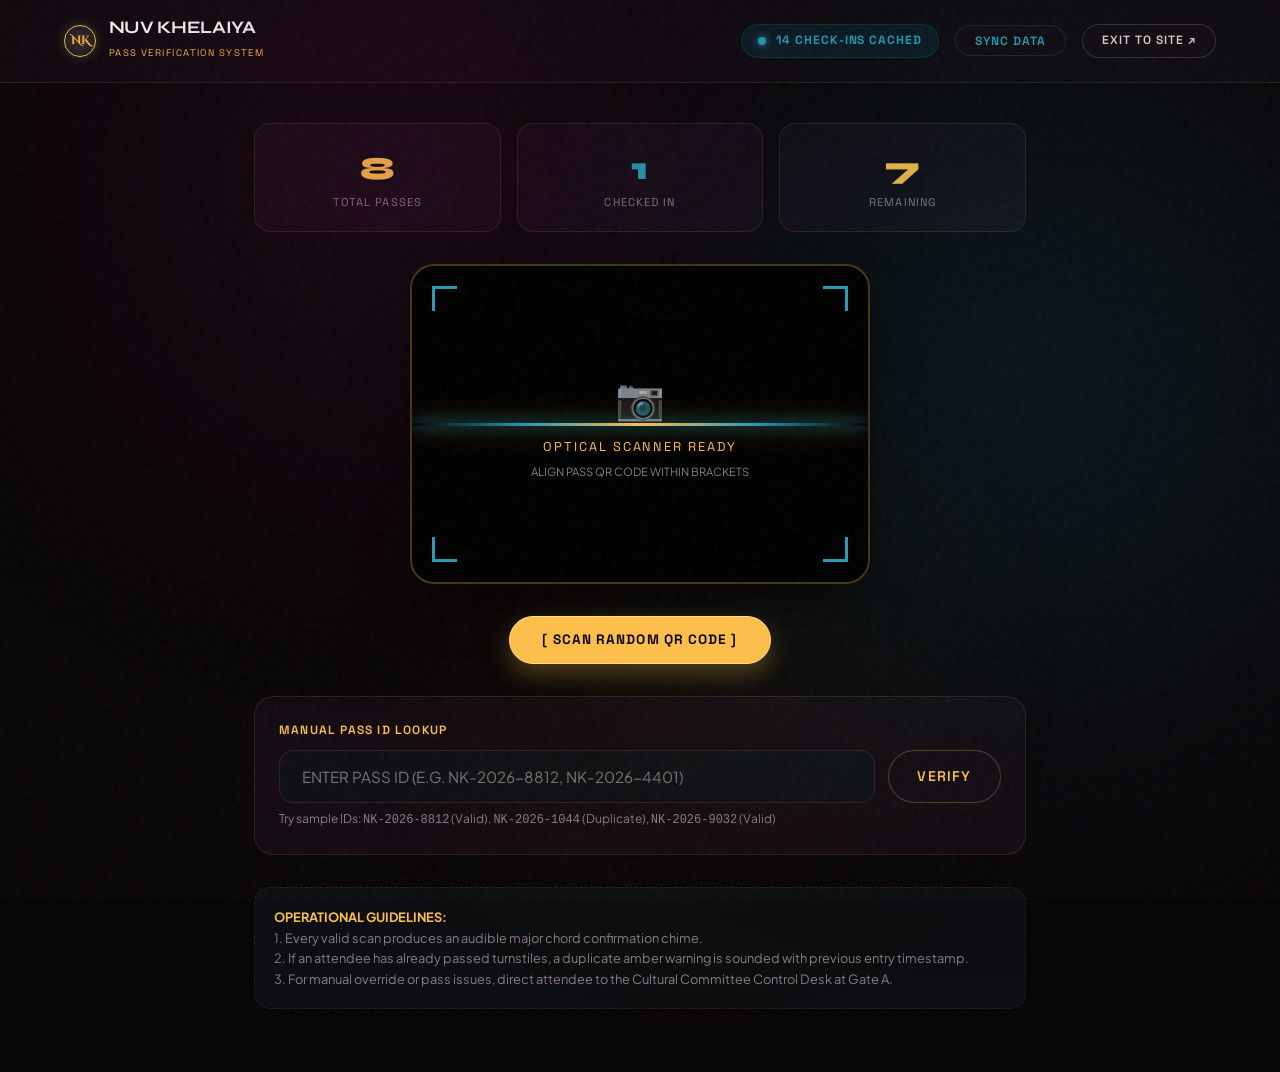
<file: verify.html>
<!DOCTYPE html>
<html lang="en">
<head>
  <meta charset="UTF-8">
  <meta name="viewport" content="width=device-width, initial-scale=1.0">
  <title>Gatekeeper Pass Verification Portal — NUV Khelaiya 2026</title>
  <meta name="description" content="Operational gatekeeper check-in portal for security personnel and cultural committee volunteers at NUV Khelaiya.">

  <link rel="icon" href="data:image/svg+xml,<svg xmlns='http://www.w3.org/2000/svg' viewBox='0 0 100 100'><text y='.9em' font-size='90'>🛡️</text></svg>">

  <!-- Google Fonts CDN -->
  <link rel="preconnect" href="https://fonts.googleapis.com">
  <link rel="preconnect" href="https://fonts.gstatic.com" crossorigin>
  <link href="https://fonts.googleapis.com/css2?family=Cinzel+Decorative:wght@700;900&family=Cinzel:wght@600;700;800&family=Outfit:wght@300;400;500;600;700&family=Plus+Jakarta+Sans:wght@300;400;500;600;700&family=Space+Grotesk:wght@400;500;600;700&family=Syne:wght@700;800&display=swap" rel="stylesheet">

  <link rel="stylesheet" href="css/style.css">
  <link rel="stylesheet" href="css/animations.css">
  <link rel="stylesheet" href="css/responsive.css">

  <style>
    body {
      background-color: var(--bg-primary);
      color: #fcfbf7;
      min-height: 100vh;
      display: flex;
      flex-direction: column;
    }
    .operational-header {
      background: rgba(15, 10, 14, 0.95);
      border-bottom: 1px solid var(--border-gold-subtle);
      padding: 1.2rem var(--section-pad-x);
      display: flex;
      justify-content: space-between;
      align-items: center;
      flex-wrap: wrap;
      gap: 1rem;
    }
    .offline-status-badge {
      display: inline-flex;
      align-items: center;
      gap: 0.6rem;
      padding: 0.4rem 1rem;
      border-radius: 9999px;
      background: rgba(15, 77, 91, 0.25);
      border: 1px solid var(--border-teal);
      color: var(--teal-bright);
      font-family: var(--font-accent);
      font-size: 0.75rem;
      font-weight: 700;
      letter-spacing: 0.08em;
      text-transform: uppercase;
    }
    .offline-dot {
      width: 8px;
      height: 8px;
      border-radius: 50%;
      background: var(--teal-bright);
      box-shadow: 0 0 8px var(--teal-bright);
      animation: blinkLive 1.5s infinite;
    }
    .stats-bar-grid {
      display: grid;
      grid-template-columns: repeat(3, 1fr);
      gap: 1rem;
      margin-bottom: 2rem;
    }
    .stat-mini-card {
      background: var(--bg-card);
      border: 1px solid var(--border-gold-subtle);
      border-radius: 1rem;
      padding: 1.2rem;
      text-align: center;
    }
    .stat-mini-num {
      font-family: var(--font-display);
      font-size: 2rem;
      font-weight: 800;
      color: var(--yellow-warm);
    }
    .stat-mini-label {
      font-family: var(--font-accent);
      font-size: 0.7rem;
      color: var(--text-muted);
      letter-spacing: 0.1em;
      text-transform: uppercase;
    }
  </style>
</head>
<body>

  <!-- Film Grain Overlay -->
  <div class="grain-overlay"></div>
  <div class="ambient-glow ambient-glow-1"></div>
  <div class="ambient-glow ambient-glow-2"></div>
  <div class="ambient-glow ambient-glow-3"></div>

  <!-- Operational Header Bar -->
  <header class="operational-header">
    <div style="display: flex; align-items: center; gap: 1rem;">
      <a href="index.html" style="text-decoration: none; color: inherit; display: flex; align-items: center; gap: 0.8rem;">
        <div class="nav-brand-seal" style="width: 32px; height: 32px; font-size: 0.75rem;">NK</div>
        <div>
          <h1 style="font-family: var(--font-display); font-size: 1.1rem; line-height: 1;">NUV KHELAIYA</h1>
          <span style="font-family: var(--font-accent); font-size: 0.6rem; color: var(--yellow-warm); letter-spacing: 0.15em; text-transform: uppercase;">PASS VERIFICATION SYSTEM</span>
        </div>
      </a>
    </div>

    <div style="display: flex; align-items: center; gap: 1rem; flex-wrap: wrap;">
      <div class="offline-status-badge">
        <span class="offline-dot"></span>
        <span id="cached-count-badge">14 CHECK-INS CACHED</span>
      </div>

      <button id="btn-sync-cloud" class="btn-luxury-outline" style="padding: 0.4rem 1.2rem; font-size: 0.75rem; border-color: var(--border-teal); color: var(--teal-bright);">
        SYNC DATA
      </button>

      <a href="index.html" class="btn-luxury-outline" style="padding: 0.4rem 1.2rem; font-size: 0.75rem; border-color: rgba(255,255,255,0.15); color: var(--text-secondary);">
        EXIT TO SITE ↗
      </a>
    </div>
  </header>

  <!-- Sync Toast Notification -->
  <div id="sync-toast" style="position: fixed; top: 80px; right: 20px; background: var(--teal-bright); color: var(--teal-deep); padding: 0.8rem 1.5rem; border-radius: 9999px; font-family: var(--font-accent); font-weight: 700; font-size: 0.85rem; box-shadow: var(--glow-teal); z-index: 9999; opacity: 0; pointer-events: none; transition: opacity 0.3s ease;">
    ✓ ALL GATE DATA SYNCED WITH CENTRAL DATABASE
  </div>

  <!-- Operational Body -->
  <main style="flex: 1; padding: 2.5rem var(--section-pad-x) 4rem; max-width: 900px; margin: 0 auto; width: 100%;">
    
    <!-- Real-time Turnstile Stats -->
    <div class="stats-bar-grid">
      <div class="stat-mini-card">
        <div class="stat-mini-num" id="stat-total-passes">8</div>
        <div class="stat-mini-label">TOTAL PASSES</div>
      </div>
      <div class="stat-mini-card">
        <div class="stat-mini-num" id="stat-checked-in" style="color: var(--teal-bright);">1</div>
        <div class="stat-mini-label">CHECKED IN</div>
      </div>
      <div class="stat-mini-card">
        <div class="stat-mini-num" id="stat-remaining" style="color: var(--yellow-warm);">7</div>
        <div class="stat-mini-label">REMAINING</div>
      </div>
    </div>

    <!-- Simulated Optical Camera Scanner Viewport -->
    <div class="camera-viewfinder-box">
      <!-- Active Laser Scanner Beam -->
      <div class="laser-scanner-beam"></div>

      <!-- 4 Corner Brackets -->
      <div class="viewfinder-corner top-left"></div>
      <div class="viewfinder-corner top-right"></div>
      <div class="viewfinder-corner bottom-left"></div>
      <div class="viewfinder-corner bottom-right"></div>

      <!-- Center Targeting Grid -->
      <div style="position: relative; z-index: 4; text-align: center;">
        <div style="font-size: 2.5rem; margin-bottom: 0.5rem; opacity: 0.7;">📷</div>
        <p style="font-family: var(--font-accent); font-size: 0.8rem; letter-spacing: 0.15em; color: var(--gold-champagne); text-transform: uppercase;">
          OPTICAL SCANNER READY
        </p>
        <span style="font-size: 0.7rem; color: var(--text-muted);">ALIGN PASS QR CODE WITHIN BRACKETS</span>
      </div>
    </div>

    <!-- Scanner Action Controls -->
    <div style="display: flex; gap: 1rem; margin-bottom: 2rem; justify-content: center; flex-wrap: wrap;">
      <button id="btn-simulate-camera-scan" class="btn-luxury" style="padding: 0.9rem 2rem; font-size: 0.85rem;">
        <span>[ SCAN RANDOM QR CODE ]</span>
      </button>
    </div>

    <!-- Manual Pass ID Search -->
    <div style="background: var(--bg-card); border: 1px solid var(--border-gold-subtle); border-radius: 1.25rem; padding: 1.5rem; margin-bottom: 2rem;">
      <label class="luxury-input-label" style="margin-bottom: 0.6rem; display: block;">MANUAL PASS ID LOOKUP</label>
      <div style="display: flex; gap: 0.8rem;">
        <input type="text" id="manual-pass-input" class="luxury-input-field" placeholder="Enter Pass ID (e.g. NK-2026-8812, NK-2026-4401)" style="text-transform: uppercase;">
        <button id="btn-manual-verify" class="btn-luxury-outline" style="white-space: nowrap; padding: 0 1.8rem;">VERIFY</button>
      </div>
      <span style="font-size: 0.75rem; color: var(--text-muted); margin-top: 0.4rem; display: block;">
        Try sample IDs: <code>NK-2026-8812</code> (Valid), <code>NK-2026-1044</code> (Duplicate), <code>NK-2026-9032</code> (Valid)
      </span>
    </div>

    <!-- Dynamic Result Verification Card Display -->
    <div id="operational-result-card" style="display: none; margin-bottom: 2.5rem;"></div>

    <!-- Operational Instructions & Gate Log Note -->
    <div style="background: rgba(18, 22, 27, 0.5); border: 1px dashed var(--border-gold-subtle); border-radius: 1rem; padding: 1.2rem; font-size: 0.8rem; color: var(--text-muted); line-height: 1.6;">
      <strong style="color: var(--gold-champagne);">OPERATIONAL GUIDELINES:</strong><br>
      1. Every valid scan produces an audible major chord confirmation chime.<br>
      2. If an attendee has already passed turnstiles, a duplicate amber warning is sounded with previous entry timestamp.<br>
      3. For manual override or pass issues, direct attendee to the Cultural Committee Control Desk at Gate A.
    </div>

  </main>

  <!-- External & Application Scripts -->
  <script src="js/main.js"></script>
  <script src="js/verification.js"></script>
</body>
</html>
</file>
<file: css/style.css>
/* ==========================================================================
   NUV KHELAIYA — LUXURY CULTURAL FESTIVAL DESIGN SYSTEM
   Cultural Committee of Navrachana University
   ========================================================================== */

@import url('https://fonts.googleapis.com/css2?family=Cinzel+Decorative:wght@700;900&family=Cinzel:wght@600;700;800&family=Outfit:wght@300;400;500;600;700&family=Plus+Jakarta+Sans:wght@300;400;500;600;700&family=Space+Grotesk:wght@400;500;600;700&family=Syne:wght@700;800&display=swap');

:root {
    /* --- Requested Brand Color Triad --- */
    /* 1. Deep Plum (#5F1040) — Regal, Majestic Festive Atmosphere */
    --plum-deep: #1d0515;
    --plum-base: #5F1040;
    --plum-dark: #3b0a27;
    --plum-glow: rgba(95, 16, 64, 0.48);
    --plum-accent: #8e1c62;
    --plum-bright: #bd2b85;
    --plum-light: #e85dae;
    --border-plum: rgba(95, 16, 64, 0.42);
    --border-plum-subtle: rgba(95, 16, 64, 0.2);
    --glow-plum: 0 0 45px rgba(95, 16, 64, 0.45);

    /* 2. Warm Yellow (#FEBF4A) — Radiant Festival Diya & Golden Champagne */
    --yellow-warm: #FEBF4A;
    --yellow-light: #ffdc82;
    --yellow-cream: #fff4d6;
    --yellow-gold: #e5a425;
    --yellow-dark: #b87a0e;
    --yellow-glow: rgba(254, 191, 74, 0.38);
    --border-yellow: rgba(254, 191, 74, 0.32);
    --border-yellow-subtle: rgba(254, 191, 74, 0.14);
    --glow-yellow: 0 0 40px rgba(254, 191, 74, 0.35);

    /* 3. Deep Teal (#0F4D5B) — Opulent Midnight Peacock & Cyber Verification */
    --teal-deep: #072228;
    --teal-base: #0F4D5B;
    --teal-dark: #0b353e;
    --teal-glow: rgba(15, 77, 91, 0.52);
    --teal-accent: #196d80;
    --teal-bright: #269bb5;
    --teal-light: #52cbe4;
    --border-teal: rgba(15, 77, 91, 0.45);
    --border-teal-subtle: rgba(15, 77, 91, 0.2);
    --glow-teal: 0 0 45px rgba(38, 155, 181, 0.38);

    /* --- Luxury Obsidian & Plum-Tinged Charcoal Canvas --- */
    --bg-primary: #090608;
    --bg-secondary: #0f0a0e;
    --bg-charcoal: #150f14;
    --bg-card: rgba(23, 14, 22, 0.72);
    --bg-card-hover: rgba(35, 19, 32, 0.85);
    --bg-plum-card: rgba(38, 11, 28, 0.75);
    --bg-teal-card: rgba(8, 26, 31, 0.75);

    /* --- Semantic Gold/Champagne Aliases (Mapped to Warm Yellow) --- */
    --gold-champagne: #FEBF4A;
    --gold-warm: #fff4d6;
    --gold-antique: #e5a425;
    --gold-dark: #b87a0e;
    --beige-subtle: #ebdcb9;

    /* --- Semantic Emerald Aliases (Mapped to Deep Teal) --- */
    --emerald-deep: #072228;
    --emerald-glow: #0F4D5B;
    --emerald-accent: #196d80;
    --emerald-bright: #269bb5;
    --emerald-sage: #77a8b3;

    /* --- Editorial Typography Tokens --- */
    --text-primary: #fcfbf7;
    --text-secondary: #d4ccb8;
    --text-muted: #887d85;
    --text-gold: #ffdc82;
    --text-plum: #e85dae;
    --text-teal: #52cbe4;

    /* --- Luxury Glass Borders & Overlays --- */
    --border-gold: rgba(254, 191, 74, 0.28);
    --border-gold-subtle: rgba(254, 191, 74, 0.12);
    --border-emerald: rgba(38, 155, 181, 0.32);
    --border-glass: rgba(255, 255, 255, 0.08);
    --glass-specular: linear-gradient(135deg, rgba(255, 255, 255, 0.12) 0%, rgba(255, 255, 255, 0.01) 100%);

    /* --- Shadows & Glows --- */
    --glow-gold: 0 0 40px rgba(254, 191, 74, 0.3);
    --glow-emerald: 0 0 45px rgba(38, 155, 181, 0.35);
    --shadow-luxury: 0 25px 50px -12px rgba(0, 0, 0, 0.75);
    --shadow-card: 0 16px 36px rgba(5, 2, 5, 0.6);

    /* --- Font Families --- */
    --font-display: 'Syne', sans-serif;
    --font-royal: 'Cinzel Decorative', serif;
    --font-serif: 'Cinzel', serif;
    --font-accent: 'Space Grotesk', sans-serif;
    --font-body: 'Plus Jakarta Sans', sans-serif;

    /* --- Transitions & Easings --- */
    --ease-cinematic: cubic-bezier(0.19, 1, 0.22, 1);
    --ease-smooth: cubic-bezier(0.16, 1, 0.3, 1);
    --transition-fast: 0.25s var(--ease-smooth);
    --transition-normal: 0.5s var(--ease-cinematic);
    --transition-slow: 0.8s var(--ease-cinematic);

    /* --- Spacing --- */
    --container-max: 1440px;
    --section-pad-y: clamp(5rem, 10vw, 10rem);
    --section-pad-x: clamp(1.5rem, 5vw, 4rem);
}

/* ==========================================================================
   RESET & GLOBAL RULES
   ========================================================================== */
*,
*::before,
*::after {
    margin: 0;
    padding: 0;
    box-sizing: border-box;
}

html {
    font-size: 16px;
    background-color: var(--bg-primary);
    color: var(--text-primary);
    font-family: var(--font-body);
    scroll-behavior: initial;
    overflow-x: hidden;
    -webkit-font-smoothing: antialiased;
    -moz-osx-font-smoothing: grayscale;
}

body {
    background-color: var(--bg-primary);
    color: var(--text-primary);
    line-height: 1.6;
    overflow-x: hidden;
    min-height: 100vh;
    position: relative;
}

::selection {
    background: var(--yellow-warm);
    color: var(--plum-deep);
}

/* Subtle Film Grain Noise Texture */
.grain-overlay {
    position: fixed;
    top: 0;
    left: 0;
    width: 100vw;
    height: 100vh;
    pointer-events: none;
    z-index: 9990;
    opacity: 0.035;
    background-image: url("data:image/svg+xml,%3Csvg viewBox='0 0 200 200' xmlns='http://www.w3.org/2000/svg'%3E%3Cfilter id='noiseFilter'%3E%3CfeTurbulence type='fractalNoise' baseFrequency='0.85' numOctaves='3' stitchTiles='stitch'/%3E%3C/filter%3E%3Crect width='100%25' height='100%25' filter='url(%23noiseFilter)'/%3E%3C/svg%3E");
}

/* Ambient Radial Glow Backdrops — Triad Symphony */
.ambient-glow {
    position: fixed;
    border-radius: 50%;
    pointer-events: none;
    filter: blur(140px);
    z-index: 0;
    opacity: 0.45;
}

.ambient-glow-1 {
    width: 650px;
    height: 650px;
    top: -150px;
    left: 5%;
    background: radial-gradient(circle, var(--plum-base) 0%, rgba(95, 16, 64, 0.4) 40%, rgba(95, 16, 64, 0) 70%);
}

.ambient-glow-2 {
    width: 750px;
    height: 750px;
    bottom: 15%;
    right: -120px;
    background: radial-gradient(circle, var(--teal-base) 0%, rgba(15, 77, 91, 0.4) 45%, rgba(15, 77, 91, 0) 70%);
}

.ambient-glow-3 {
    width: 500px;
    height: 500px;
    top: 45%;
    left: 35%;
    background: radial-gradient(circle, rgba(254, 191, 74, 0.22) 0%, rgba(254, 191, 74, 0.05) 50%, rgba(254, 191, 74, 0) 70%);
}

/* Custom Scrollbar */
::-webkit-scrollbar {
    width: 6px;
}

::-webkit-scrollbar-track {
    background: var(--bg-primary);
}

::-webkit-scrollbar-thumb {
    background: var(--bg-charcoal);
    border-radius: 3px;
    border: 1px solid var(--border-gold-subtle);
}

::-webkit-scrollbar-thumb:hover {
    background: var(--yellow-warm);
}

/* Lenis smooth scrolling helper */
html.lenis {
    height: auto;
}

.lenis.lenis-smooth {
    scroll-behavior: auto;
}

.lenis.lenis-smooth [data-lenis-prevent] {
    overscroll-behavior: contain;
}

.lenis.lenis-stopped {
    overflow: hidden;
}

/* ==========================================================================
   SCROLL PROGRESS INDICATOR
   ========================================================================== */
#scroll-progress {
    position: fixed;
    top: 0;
    left: 0;
    height: 2.5px;
    width: 0%;
    background: linear-gradient(90deg, var(--plum-bright), var(--yellow-warm), var(--teal-bright));
    z-index: 10001;
    box-shadow: 0 0 12px rgba(254, 191, 74, 0.7);
    transition: width 0.05s linear;
}

/* ==========================================================================
   CUSTOM CURSOR (DESKTOP)
   ========================================================================== */
.custom-cursor {
    position: fixed;
    top: 0;
    left: 0;
    pointer-events: none;
    z-index: 10000;
    transform: translate(-50%, -50%);
    transition: opacity 0.3s ease;
}

.cursor-dot {
    width: 6px;
    height: 6px;
    background-color: var(--yellow-warm);
    border-radius: 50%;
    box-shadow: 0 0 8px var(--yellow-warm);
    transition: transform 0.15s ease-out, background-color 0.3s;
}

.cursor-follower {
    position: fixed;
    top: 0;
    left: 0;
    width: 38px;
    height: 38px;
    border: 1px solid rgba(254, 191, 74, 0.45);
    border-radius: 50%;
    pointer-events: none;
    z-index: 9999;
    transform: translate(-50%, -50%);
    transition: width 0.3s var(--ease-smooth),
        height 0.3s var(--ease-smooth),
        background-color 0.3s var(--ease-smooth),
        border-color 0.3s var(--ease-smooth),
        transform 0.12s ease-out;
    display: flex;
    align-items: center;
    justify-content: center;
}

.cursor-text {
    opacity: 0;
    color: var(--bg-primary);
    font-family: var(--font-accent);
    font-size: 0.65rem;
    font-weight: 700;
    letter-spacing: 0.1em;
    text-transform: uppercase;
    transition: opacity 0.2s ease;
    pointer-events: none;
}

/* Cursor dynamic hover states */
body.cursor-hover .cursor-follower {
    width: 64px;
    height: 64px;
    background-color: rgba(254, 191, 74, 0.15);
    border-color: var(--yellow-warm);
}

body.cursor-view .cursor-follower {
    width: 76px;
    height: 76px;
    background-color: var(--yellow-warm);
    border-color: var(--yellow-warm);
}

body.cursor-view .cursor-text {
    opacity: 1;
    color: var(--plum-deep);
}

body.cursor-explore .cursor-follower {
    width: 86px;
    height: 86px;
    background-color: var(--teal-bright);
    border-color: var(--teal-bright);
}

body.cursor-explore .cursor-text {
    opacity: 1;
    color: var(--teal-deep);
}

body.cursor-plum .cursor-follower {
    width: 86px;
    height: 86px;
    background-color: var(--plum-base);
    border-color: var(--plum-bright);
}

body.cursor-plum .cursor-text {
    opacity: 1;
    color: #ffffff;
}

/* ==========================================================================
   TYPOGRAPHY UTILITIES & SIGNATURE GRADIENTS
   ========================================================================== */
h1,
h2,
h3,
h4,
h5,
h6 {
    color: var(--text-primary);
    font-weight: 700;
    letter-spacing: -0.02em;
}

.font-display {
    font-family: var(--font-display);
}

.font-royal {
    font-family: var(--font-royal);
}

.font-serif {
    font-family: var(--font-serif);
}

.font-accent {
    font-family: var(--font-accent);
}

.text-gold,
.text-yellow {
    color: var(--yellow-warm);
}

.text-emerald,
.text-teal {
    color: var(--teal-bright);
}

.text-plum {
    color: var(--plum-light);
}

.text-secondary {
    color: var(--text-secondary);
}

.text-muted {
    color: var(--text-muted);
}

/* Gradients */
.gold-gradient-text,
.yellow-gradient-text {
    background: linear-gradient(135deg, var(--yellow-cream) 0%, var(--yellow-warm) 50%, var(--yellow-gold) 100%);
    background-clip: none;
    -webkit-background-clip: text;
    -webkit-text-fill-color: transparent;
    display: inline-block;
}

.emerald-gradient-text,
.teal-gradient-text {
    background: linear-gradient(135deg, #a7edf9 0%, var(--teal-bright) 50%, var(--teal-base) 100%);
    background-clip: none;
    -webkit-background-clip: text;
    -webkit-text-fill-color: transparent;
    display: inline-block;
}

.plum-gradient-text {
    background: linear-gradient(135deg, #f7b7dd 0%, var(--plum-bright) 50%, var(--plum-base) 100%);
    background-clip: none;
    -webkit-background-clip: text;
    -webkit-text-fill-color: transparent;
    display: inline-block;
}

.triad-gradient-text {
    background: linear-gradient(135deg, var(--yellow-warm) 0%, var(--plum-bright) 50%, var(--teal-bright) 100%);
    background-clip: none;
    -webkit-background-clip: text;
    -webkit-text-fill-color: transparent;
    display: inline-block;
}

/* Eyebrow Pills */
.eyebrow-pill {
    display: inline-flex;
    align-items: center;
    gap: 0.6rem;
    padding: 0.4rem 1rem;
    border-radius: 9999px;
    background: rgba(254, 191, 74, 0.08);
    border: 1px solid var(--border-gold);
    color: var(--yellow-warm);
    font-family: var(--font-accent);
    font-size: 0.75rem;
    font-weight: 600;
    letter-spacing: 0.12em;
    text-transform: uppercase;
    backdrop-filter: blur(12px);
}

.eyebrow-pill::before {
    content: '';
    width: 6px;
    height: 6px;
    border-radius: 50%;
    background: var(--yellow-warm);
    box-shadow: 0 0 8px var(--yellow-warm);
}

.eyebrow-emerald,
.eyebrow-teal {
    background: rgba(15, 77, 91, 0.2);
    border-color: var(--border-teal);
    color: var(--teal-bright);
}

.eyebrow-emerald::before,
.eyebrow-teal::before {
    background: var(--teal-bright);
    box-shadow: 0 0 8px var(--teal-bright);
}

.eyebrow-plum {
    background: rgba(95, 16, 64, 0.22);
    border-color: var(--border-plum);
    color: var(--plum-light);
}

.eyebrow-plum::before {
    background: var(--plum-bright);
    box-shadow: 0 0 8px var(--plum-bright);
}

.section-heading-wrapper {
    margin-bottom: clamp(3rem, 6vw, 5.5rem);
}

.section-title-huge {
    font-family: var(--font-display);
    font-size: clamp(2.5rem, 6.5vw, 5.5rem);
    line-height: 0.95;
    text-transform: uppercase;
    letter-spacing: -0.03em;
    margin-top: 1rem;
}

.section-subtitle-editorial {
    font-size: clamp(1rem, 1.3vw, 1.25rem);
    color: var(--text-secondary);
    max-width: 640px;
    margin-top: 1.2rem;
    font-weight: 400;
    line-height: 1.7;
}

/* ==========================================================================
   BUTTONS & CTAs
   ========================================================================== */
.btn-luxury {
    display: inline-flex;
    align-items: center;
    justify-content: center;
    gap: 0.8rem;
    padding: 1rem 2.2rem;
    border-radius: 9999px;
    background: var(--yellow-warm);
    color: #0b0709;
    font-family: var(--font-accent);
    font-size: 0.9rem;
    font-weight: 700;
    letter-spacing: 0.08em;
    text-transform: uppercase;
    text-decoration: none;
    position: relative;
    overflow: hidden;
    border: 1px solid var(--yellow-light);
    cursor: pointer;
    transition: all var(--transition-fast);
    box-shadow: 0 10px 25px rgba(254, 191, 74, 0.28);
    z-index: 1;
}

.btn-luxury::after {
    content: '';
    position: absolute;
    top: 0;
    left: -100%;
    width: 100%;
    height: 100%;
    background: linear-gradient(90deg, transparent, rgba(255, 255, 255, 0.4), transparent);
    transition: transform 0.6s ease;
    z-index: -1;
}

.btn-luxury:hover {
    transform: translateY(-3px) scale(1.02);
    box-shadow: 0 15px 35px rgba(254, 191, 74, 0.48);
    background: var(--yellow-light);
    color: #0b0709;
}

.btn-luxury:hover::after {
    transform: translateX(200%);
}

.btn-luxury-outline {
    display: inline-flex;
    align-items: center;
    justify-content: center;
    gap: 0.8rem;
    padding: 0.95rem 2.2rem;
    border-radius: 9999px;
    background: rgba(23, 14, 22, 0.6);
    color: var(--yellow-warm);
    font-family: var(--font-accent);
    font-size: 0.88rem;
    font-weight: 600;
    letter-spacing: 0.08em;
    text-transform: uppercase;
    text-decoration: none;
    border: 1px solid var(--border-gold);
    backdrop-filter: blur(16px);
    cursor: pointer;
    transition: all var(--transition-fast);
}

.btn-luxury-outline:hover {
    border-color: var(--yellow-warm);
    background: rgba(254, 191, 74, 0.12);
    color: var(--yellow-cream);
    transform: translateY(-2px);
    box-shadow: var(--glow-yellow);
}

.btn-luxury-emerald,
.btn-luxury-teal {
    background: var(--teal-bright);
    color: var(--teal-deep);
    border-color: #52cbe4;
    box-shadow: 0 10px 25px rgba(38, 155, 181, 0.35);
}

.btn-luxury-emerald:hover,
.btn-luxury-teal:hover {
    background: #52cbe4;
    box-shadow: 0 15px 35px rgba(38, 155, 181, 0.55);
    color: var(--teal-deep);
}

.btn-luxury-plum {
    background: var(--plum-base);
    color: #ffffff;
    border-color: var(--plum-accent);
    box-shadow: 0 10px 25px rgba(95, 16, 64, 0.4);
}

.btn-luxury-plum:hover {
    background: var(--plum-bright);
    color: #ffffff;
    box-shadow: 0 15px 35px rgba(95, 16, 64, 0.6);
}

.btn-arrow-icon {
    display: inline-block;
    transition: transform 0.3s var(--ease-smooth);
}

.btn-luxury:hover .btn-arrow-icon,
.btn-luxury-outline:hover .btn-arrow-icon,
.btn-luxury-plum:hover .btn-arrow-icon,
.btn-luxury-teal:hover .btn-arrow-icon {
    transform: translateX(4px);
}

/* ==========================================================================
   FLOATING LUXURY NAVIGATION
   ========================================================================== */
.site-header {
    position: fixed;
    top: 0;
    left: 0;
    width: 100%;
    z-index: 1000;
    padding: 1.5rem 0;
    transition: transform 0.4s var(--ease-smooth), padding 0.4s var(--ease-smooth);
}

.site-header.nav-hidden {
    transform: translateY(-110%);
}

.nav-container {
    max-width: var(--container-max);
    margin: 0 auto;
    padding: 0 var(--section-pad-x);
    display: flex;
    align-items: center;
    justify-content: space-between;
}

.nav-inner-pill {
    width: 100%;
    display: flex;
    align-items: center;
    justify-content: space-between;
    padding: 0.8rem 1.6rem;
    border-radius: 9999px;
    background: rgba(14, 16, 20, 0.5);
    border: 1px solid var(--border-gold-subtle);
    backdrop-filter: blur(20px);
    -webkit-backdrop-filter: blur(20px);
    box-shadow: var(--shadow-luxury);
    transition: all 0.4s var(--ease-smooth);
}

.site-header.scrolled .nav-inner-pill {
    background: rgba(11, 13, 16, 0.85);
    border-color: var(--border-gold);
    padding: 0.65rem 1.4rem;
    box-shadow: 0 20px 40px rgba(0, 0, 0, 0.8), 0 0 20px rgba(223, 203, 159, 0.08);
}

/* Logo */
.nav-brand {
    display: flex;
    align-items: center;
    gap: 0.9rem;
    text-decoration: none;
    color: var(--text-primary);
}

.nav-brand-seal {
    width: 36px;
    height: 36px;
    border-radius: 50%;
    border: 1px solid var(--gold-champagne);
    display: flex;
    align-items: center;
    justify-content: center;
    background: radial-gradient(circle, rgba(223, 203, 159, 0.2) 0%, rgba(18, 22, 27, 0.9) 100%);
    color: var(--gold-champagne);
    font-family: var(--font-royal);
    font-size: 0.85rem;
    font-weight: 700;
    box-shadow: 0 0 12px rgba(223, 203, 159, 0.25);
    transition: transform 0.4s ease;
}

.nav-brand:hover .nav-brand-seal {
    transform: rotate(45deg);
}

.nav-brand-text {
    display: flex;
    flex-direction: column;
}

.nav-brand-title {
    font-family: var(--font-display);
    font-size: 1.1rem;
    font-weight: 800;
    letter-spacing: 0.06em;
    color: var(--text-primary);
    line-height: 1;
}

.nav-brand-sub {
    font-family: var(--font-accent);
    font-size: 0.58rem;
    letter-spacing: 0.16em;
    color: var(--gold-champagne);
    text-transform: uppercase;
    margin-top: 2px;
}

/* Nav Links */
.nav-menu {
    display: flex;
    align-items: center;
    gap: 1.8rem;
    list-style: none;
}

.nav-link {
    color: var(--text-secondary);
    text-decoration: none;
    font-family: var(--font-accent);
    font-size: 0.8rem;
    font-weight: 600;
    letter-spacing: 0.1em;
    text-transform: uppercase;
    position: relative;
    padding: 0.4rem 0;
    transition: color var(--transition-fast);
}

.nav-link::after {
    content: '';
    position: absolute;
    bottom: 0;
    left: 50%;
    width: 0%;
    height: 1.5px;
    background: var(--gold-champagne);
    box-shadow: 0 0 6px var(--gold-champagne);
    transition: all 0.3s var(--ease-smooth);
    transform: translateX(-50%);
}

.nav-link:hover,
.nav-link.active {
    color: var(--gold-warm);
}

.nav-link:hover::after,
.nav-link.active::after {
    width: 100%;
}

/* Nav CTA & Menu Button */
.nav-actions {
    display: flex;
    align-items: center;
    gap: 1rem;
}

.nav-cta {
    padding: 0.55rem 1.4rem;
    font-size: 0.78rem;
}

.nav-hamburger {
    display: none;
    flex-direction: column;
    justify-content: center;
    gap: 5px;
    width: 40px;
    height: 40px;
    border-radius: 50%;
    background: rgba(223, 203, 159, 0.08);
    border: 1px solid var(--border-gold);
    cursor: pointer;
    padding: 10px;
    z-index: 1002;
}

.nav-hamburger span {
    display: block;
    height: 2px;
    width: 100%;
    background-color: var(--gold-champagne);
    border-radius: 2px;
    transition: all 0.3s var(--ease-smooth);
}

.nav-hamburger.active span:nth-child(1) {
    transform: translateY(7px) rotate(45deg);
}

.nav-hamburger.active span:nth-child(2) {
    opacity: 0;
}

.nav-hamburger.active span:nth-child(3) {
    transform: translateY(-7px) rotate(-45deg);
}

/* Fullscreen Mobile Drawer */
.mobile-nav-overlay {
    position: fixed;
    top: 0;
    left: 0;
    width: 100vw;
    height: 100vh;
    background: rgba(6, 7, 8, 0.98);
    backdrop-filter: blur(30px);
    z-index: 1001;
    display: flex;
    flex-direction: column;
    justify-content: center;
    padding: clamp(2rem, 8vw, 5rem);
    opacity: 0;
    pointer-events: none;
    transition: opacity 0.5s var(--ease-cinematic);
}

.mobile-nav-overlay.active {
    opacity: 1;
    pointer-events: all;
}

.mobile-nav-links {
    list-style: none;
    display: flex;
    flex-direction: column;
    gap: 1.5rem;
}

.mobile-nav-links a {
    font-family: var(--font-display);
    font-size: clamp(2rem, 7vw, 4rem);
    color: var(--text-secondary);
    text-decoration: none;
    text-transform: uppercase;
    transition: color 0.3s ease, transform 0.3s ease;
    display: inline-block;
}

.mobile-nav-links a:hover,
.mobile-nav-links a.active {
    color: var(--gold-warm);
    transform: translateX(15px);
}

.mobile-nav-footer {
    margin-top: 3rem;
    padding-top: 2rem;
    border-top: 1px solid var(--border-gold-subtle);
    display: flex;
    flex-direction: column;
    gap: 1rem;
}

/* ==========================================================================
   LAYOUT STRUCTURE
   ========================================================================== */
.container {
    width: 100%;
    max-width: var(--container-max);
    margin: 0 auto;
    padding: 0 var(--section-pad-x);
}

section {
    position: relative;
    padding: var(--section-pad-y) 0;
    z-index: 1;
}

/* ==========================================================================
   HERO SECTION (INSANE 7-STAGE GSAP PINNED PINNACLE)
   ========================================================================== */
.hero-stage-container {
    position: relative;
    width: 100%;
    height: 100vh;
    overflow: hidden;
    background-color: var(--bg-primary);
    display: flex;
    align-items: center;
    justify-content: center;
}

.hero-bg-media {
    position: absolute;
    top: 0;
    left: 0;
    width: 100%;
    height: 100%;
    z-index: 1;
    overflow: hidden;
}

.hero-bg-media img,
.hero-bg-media video {
    width: 100%;
    height: 100%;
    object-fit: cover;
    object-position: center;
    transform: scale(1.15);
    filter: brightness(0.45) contrast(1.15) saturate(1.1);
    will-change: transform, filter;
}

.hero-vignette {
    position: absolute;
    inset: 0;
    z-index: 2;
    background: radial-gradient(circle at center, rgba(8, 9, 11, 0.2) 0%, rgba(8, 9, 11, 0.85) 75%, rgba(6, 7, 8, 1) 100%),
        linear-gradient(180deg, rgba(8, 9, 11, 0.8) 0%, transparent 25%, transparent 75%, rgba(8, 9, 11, 1) 100%);
}

.hero-lighting-overlay {
    position: absolute;
    inset: 0;
    z-index: 3;
    opacity: 0;
    background: radial-gradient(circle at 50% 40%, rgba(15, 77, 91, 0.35) 0%, rgba(95, 16, 64, 0.3) 35%, rgba(254, 191, 74, 0.18) 60%, transparent 75%);
    mix-blend-mode: screen;
    pointer-events: none;
}

.hero-content-wrapper {
    position: relative;
    z-index: 4;
    width: 100%;
    max-width: var(--container-max);
    padding: 0 var(--section-pad-x);
    text-align: center;
    display: flex;
    flex-direction: column;
    align-items: center;
    justify-content: center;
}

.hero-eyebrow-container {
    display: flex;
    flex-direction: column;
    align-items: center;
    gap: 0.4rem;
    margin-bottom: 1.5rem;
}

.hero-committee-tag {
    font-family: var(--font-accent);
    font-size: clamp(0.75rem, 1.2vw, 0.95rem);
    font-weight: 600;
    letter-spacing: 0.24em;
    text-transform: uppercase;
    color: var(--gold-champagne);
    opacity: 0.9;
}

.hero-presents-tag {
    font-family: var(--font-royal);
    font-size: clamp(0.7rem, 1vw, 0.85rem);
    letter-spacing: 0.35em;
    text-transform: uppercase;
    color: var(--emerald-bright);
}

.hero-title-main {
    display: flex;
    flex-direction: column;
    align-items: center;
    justify-content: center;
    line-height: 0.88;
    text-transform: uppercase;
    user-select: none;
}

.hero-nuv {
    font-family: var(--font-display);
    font-size: clamp(2.5rem, 7vw, 6.5rem);
    font-weight: 800;
    letter-spacing: 0.2em;
    color: var(--text-secondary);
    opacity: 0.9;
}

.hero-khelaiya {
    font-family: var(--font-display);
    font-size: clamp(3.8rem, 12vw, 12rem);
    font-weight: 800;
    letter-spacing: -0.02em;
    color: var(--text-primary);
    display: flex;
    justify-content: center;
    position: relative;
    text-shadow: 0 10px 40px rgba(0, 0, 0, 0.8);
}

.hero-khelaiya span {
    display: inline-block;
    will-change: transform, letter-spacing;
}

.hero-details-container {
    margin-top: clamp(2rem, 4vw, 3.5rem);
    display: flex;
    flex-direction: column;
    align-items: center;
    gap: 1.8rem;
    opacity: 0;
    transform: translateY(30px);
}

.hero-meta-badges {
    display: flex;
    align-items: center;
    justify-content: center;
    flex-wrap: wrap;
    gap: 1rem;
}

.hero-meta-item {
    display: flex;
    align-items: center;
    gap: 0.6rem;
    padding: 0.55rem 1.3rem;
    background: rgba(18, 22, 27, 0.6);
    border: 1px solid var(--border-gold);
    border-radius: 9999px;
    font-family: var(--font-accent);
    font-size: clamp(0.75rem, 1vw, 0.9rem);
    font-weight: 600;
    letter-spacing: 0.1em;
    color: var(--text-primary);
    backdrop-filter: blur(16px);
}

.hero-meta-dot {
    width: 6px;
    height: 6px;
    border-radius: 50%;
    background: var(--gold-champagne);
}

.hero-scroll-hint {
    position: absolute;
    bottom: 2.5rem;
    left: 50%;
    transform: translateX(-50%);
    display: flex;
    flex-direction: column;
    align-items: center;
    gap: 0.6rem;
    color: var(--text-muted);
    font-family: var(--font-accent);
    font-size: 0.7rem;
    letter-spacing: 0.2em;
    text-transform: uppercase;
    z-index: 5;
    transition: opacity 0.3s;
}

.hero-scroll-mouse {
    width: 20px;
    height: 32px;
    border: 1.5px solid var(--border-gold);
    border-radius: 12px;
    position: relative;
}

.hero-scroll-wheel {
    position: absolute;
    top: 5px;
    left: 50%;
    width: 3px;
    height: 6px;
    background-color: var(--gold-champagne);
    border-radius: 2px;
    transform: translateX(-50%);
    animation: scrollWheelPulse 2s infinite ease;
}

@keyframes scrollWheelPulse {
    0% {
        transform: translate(-50%, 0);
        opacity: 1;
    }

    100% {
        transform: translate(-50%, 12px);
        opacity: 0;
    }
}

/* ==========================================================================
   STORY SECTION — CINEMATIC REVEAL
   ========================================================================== */
.story-section {
    position: relative;
    background-color: var(--bg-secondary);
    overflow: hidden;
}

.story-lead-wrap {
    text-align: center;
    margin-bottom: 4rem;
}

.story-lead-title {
    font-family: var(--font-display);
    font-size: clamp(2.5rem, 7vw, 6rem);
    line-height: 0.95;
    text-transform: uppercase;
    color: var(--text-secondary);
}

.story-words-sequence {
    display: flex;
    flex-direction: column;
    align-items: center;
    justify-content: center;
    gap: 2rem;
    margin: 4rem 0;
}

.story-word-item {
    font-family: var(--font-display);
    font-size: clamp(3.5rem, 11vw, 9.5rem);
    font-weight: 800;
    text-transform: uppercase;
    line-height: 0.85;
    letter-spacing: -0.02em;
    color: var(--text-primary);
    position: relative;
    cursor: default;
    transition: transform 0.5s var(--ease-cinematic), color 0.4s ease;
}

.story-word-item:hover {
    transform: scale(1.04);
}

.story-word-item[data-word="CULTURE"] {
    color: var(--yellow-warm);
}

.story-word-item[data-word="COMPETITION"] {
    color: var(--text-primary);
}

.story-word-item[data-word="MUSIC"] {
    color: var(--teal-bright);
}

.story-word-item[data-word="DANCE"] {
    color: var(--plum-bright);
}

.story-word-item[data-word="ENERGY"] {
    color: var(--yellow-gold);
}

.story-word-item[data-word="MEMORIES"] {
    color: var(--text-primary);
}

.story-manifesto-grid {
    display: grid;
    grid-template-columns: repeat(auto-fit, minmax(320px, 1fr));
    gap: 2rem;
    margin-top: 5rem;
}

.manifesto-card {
    padding: 2.5rem;
    background: var(--bg-card);
    border: 1px solid var(--border-gold-subtle);
    border-radius: 1.5rem;
    backdrop-filter: blur(16px);
    transition: transform 0.4s var(--ease-smooth), border-color 0.4s ease;
}

.manifesto-card:hover {
    transform: translateY(-6px);
    border-color: var(--border-gold);
}

.manifesto-number {
    font-family: var(--font-accent);
    font-size: 1rem;
    color: var(--gold-champagne);
    margin-bottom: 1rem;
    display: block;
}

.manifesto-card h3 {
    font-family: var(--font-display);
    font-size: 1.5rem;
    margin-bottom: 0.8rem;
    color: var(--text-primary);
}

.manifesto-card p {
    color: var(--text-secondary);
    font-size: 0.95rem;
    line-height: 1.7;
}

/* ==========================================================================
   CULTURAL EXPERIENCE — HORIZONTAL SCROLL
   ========================================================================== */
.horizontal-scroll-container {
    position: relative;
    width: 100%;
    height: 100vh;
    overflow: hidden;
    background-color: var(--bg-primary);
}

.horizontal-track {
    display: flex;
    height: 100%;
    width: max-content;
    will-change: transform;
}

.horizontal-panel {
    width: 80vw;
    max-width: 1100px;
    height: 100%;
    padding: 6vh 4vw;
    display: flex;
    align-items: center;
    justify-content: center;
    flex-shrink: 0;
    box-sizing: border-box;
}

.panel-card-inner {
    width: 100%;
    height: 80vh;
    position: relative;
    border-radius: 2rem;
    overflow: hidden;
    background: var(--bg-charcoal);
    border: 1px solid var(--border-gold);
    box-shadow: var(--shadow-luxury);
    display: flex;
    flex-direction: column;
    justify-content: flex-end;
    padding: clamp(2rem, 5vw, 4.5rem);
}

.panel-bg-image {
    position: absolute;
    inset: 0;
    width: 100%;
    height: 100%;
    object-fit: cover;
    object-position: center;
    filter: brightness(0.55) contrast(1.15);
    transition: transform 1.2s var(--ease-cinematic);
}

.panel-card-inner:hover .panel-bg-image {
    transform: scale(1.06);
}

.panel-overlay {
    position: absolute;
    inset: 0;
    background: linear-gradient(180deg, rgba(8, 9, 11, 0.1) 0%, rgba(8, 9, 11, 0.65) 50%, rgba(6, 7, 8, 0.95) 100%);
    z-index: 1;
}

.panel-content {
    position: relative;
    z-index: 2;
    max-width: 650px;
}

.panel-index {
    font-family: var(--font-accent);
    font-size: clamp(1rem, 2vw, 1.4rem);
    font-weight: 700;
    color: var(--gold-champagne);
    letter-spacing: 0.15em;
    margin-bottom: 0.8rem;
    display: flex;
    align-items: center;
    gap: 0.8rem;
}

.panel-index::after {
    content: '';
    height: 1px;
    width: 40px;
    background: var(--gold-champagne);
}

.panel-title {
    font-family: var(--font-display);
    font-size: clamp(2.5rem, 6vw, 4.8rem);
    font-weight: 800;
    text-transform: uppercase;
    line-height: 0.95;
    margin-bottom: 1rem;
    color: var(--text-primary);
}

.panel-description {
    font-size: clamp(0.95rem, 1.2vw, 1.15rem);
    color: var(--text-secondary);
    line-height: 1.7;
}

/* ==========================================================================
   EVENT TIMELINE — INTERACTIVE GLOWING LINE
   ========================================================================== */
.timeline-section {
    position: relative;
    background-color: var(--bg-secondary);
}

.timeline-interactive-wrapper {
    position: relative;
    max-width: 1000px;
    margin: 0 auto;
    padding: 3rem 0;
}

.timeline-central-track {
    position: absolute;
    top: 0;
    bottom: 0;
    left: 50%;
    width: 2px;
    background: rgba(223, 203, 159, 0.15);
    transform: translateX(-50%);
}

.timeline-progress-laser {
    position: absolute;
    top: 0;
    left: 0;
    width: 100%;
    height: 0%;
    background: linear-gradient(180deg, var(--emerald-bright), var(--gold-champagne), var(--gold-antique));
    box-shadow: 0 0 15px rgba(223, 203, 159, 0.8);
    transition: height 0.1s linear;
}

.timeline-day-row {
    display: flex;
    justify-content: space-between;
    align-items: center;
    margin-bottom: 6rem;
    position: relative;
    width: 100%;
}

.timeline-day-row:nth-child(even) {
    flex-direction: row-reverse;
}

.timeline-day-card {
    width: 44%;
    padding: 2.5rem;
    background: var(--bg-card);
    border: 1px solid var(--border-gold-subtle);
    border-radius: 1.5rem;
    backdrop-filter: blur(16px);
    position: relative;
    transition: transform 0.4s var(--ease-smooth), border-color 0.4s ease, box-shadow 0.4s ease;
    cursor: pointer;
}

.timeline-day-card:hover {
    transform: translateY(-8px) scale(1.02);
    border-color: var(--gold-champagne);
    box-shadow: var(--glow-gold), var(--shadow-luxury);
}

.timeline-day-badge {
    display: inline-flex;
    align-items: center;
    gap: 0.5rem;
    font-family: var(--font-accent);
    font-size: 0.8rem;
    font-weight: 700;
    color: var(--gold-champagne);
    letter-spacing: 0.12em;
    text-transform: uppercase;
    margin-bottom: 0.8rem;
}

.timeline-day-title {
    font-family: var(--font-display);
    font-size: clamp(1.6rem, 2.5vw, 2.2rem);
    margin-bottom: 1rem;
}

.timeline-day-desc {
    font-size: 0.95rem;
    color: var(--text-secondary);
    line-height: 1.7;
    margin-bottom: 1.5rem;
}

.timeline-highlights-list {
    list-style: none;
    display: flex;
    flex-direction: column;
    gap: 0.6rem;
}

.timeline-highlights-list li {
    display: flex;
    align-items: center;
    gap: 0.6rem;
    font-size: 0.85rem;
    color: var(--text-primary);
    font-weight: 500;
}

.timeline-highlights-list li::before {
    content: '✦';
    color: var(--emerald-bright);
    font-size: 0.8rem;
}

.timeline-node-pin {
    position: absolute;
    left: 50%;
    top: 50%;
    transform: translate(-50%, -50%);
    width: 24px;
    height: 24px;
    border-radius: 50%;
    background: var(--bg-charcoal);
    border: 2px solid var(--border-gold);
    display: flex;
    align-items: center;
    justify-content: center;
    z-index: 2;
    transition: all 0.3s ease;
}

.timeline-node-pin::after {
    content: '';
    width: 8px;
    height: 8px;
    border-radius: 50%;
    background: var(--gold-champagne);
    transition: transform 0.3s ease;
}

.timeline-day-card:hover~.timeline-node-pin,
.timeline-day-row.active .timeline-node-pin {
    border-color: var(--gold-champagne);
    box-shadow: 0 0 16px var(--gold-champagne);
}

.timeline-day-card:hover~.timeline-node-pin::after {
    transform: scale(1.5);
    background: var(--emerald-bright);
}

/* Floating Mouse Image Preview */
.timeline-floating-preview {
    position: fixed;
    width: 280px;
    height: 190px;
    border-radius: 1rem;
    overflow: hidden;
    border: 1px solid var(--border-gold);
    box-shadow: var(--shadow-luxury);
    pointer-events: none;
    z-index: 9998;
    opacity: 0;
    transform: translate(-50%, -50%) scale(0.85);
    transition: opacity 0.3s ease, transform 0.3s var(--ease-smooth);
}

.timeline-floating-preview.active {
    opacity: 1;
    transform: translate(-50%, -50%) scale(1);
}

.timeline-floating-preview img {
    width: 100%;
    height: 100%;
    object-fit: cover;
}

/* ==========================================================================
   3D HOLOGRAPHIC PASS & REGISTRATION TEASER
   ========================================================================== */
.pass-section {
    position: relative;
    background-color: var(--bg-primary);
    overflow: hidden;
}

.pass-showcase-grid {
    display: grid;
    grid-template-columns: 1fr 1.1fr;
    gap: clamp(2rem, 5vw, 5rem);
    align-items: center;
}

.pass-card-3d-stage {
    perspective: 1200px;
    display: flex;
    justify-content: center;
    align-items: center;
    padding: 2rem;
}

.pass-card-3d {
    width: 100%;
    max-width: 420px;
    height: 580px;
    border-radius: 2rem;
    background: linear-gradient(145deg, rgba(32, 12, 26, 0.95), rgba(8, 26, 31, 0.95));
    border: 1px solid var(--border-gold);
    position: relative;
    overflow: hidden;
    box-shadow: 0 30px 60px rgba(0, 0, 0, 0.85), 0 0 35px rgba(254, 191, 74, 0.2);
    transform-style: preserve-3d;
    transition: transform 0.2s ease-out, box-shadow 0.3s ease;
    padding: 2.5rem;
    display: flex;
    flex-direction: column;
    justify-content: space-between;
}

/* Holographic dynamic foil reflection sheen */
.pass-card-3d::before {
    content: '';
    position: absolute;
    inset: -50%;
    background: linear-gradient(115deg,
            transparent 30%,
            rgba(254, 191, 74, 0.25) 42%,
            rgba(95, 16, 64, 0.35) 50%,
            rgba(38, 155, 181, 0.28) 58%,
            transparent 70%);
    transform: rotate(25deg);
    pointer-events: none;
    opacity: 0.75;
    transition: transform 0.5s ease;
}

.pass-top-meta {
    display: flex;
    justify-content: space-between;
    align-items: flex-start;
}

.pass-brand-symbol {
    font-family: var(--font-royal);
    font-size: 1.8rem;
    color: var(--gold-champagne);
}

.pass-tier-badge {
    padding: 0.4rem 1rem;
    border-radius: 9999px;
    background: rgba(254, 191, 74, 0.12);
    border: 1px solid var(--border-gold);
    color: var(--gold-warm);
    font-family: var(--font-accent);
    font-size: 0.75rem;
    font-weight: 700;
    letter-spacing: 0.12em;
    text-transform: uppercase;
}

.pass-body-center {
    margin: 1.5rem 0;
}

.pass-edition-label {
    font-family: var(--font-accent);
    font-size: 0.75rem;
    color: var(--emerald-bright);
    letter-spacing: 0.2em;
    text-transform: uppercase;
    margin-bottom: 0.4rem;
}

.pass-title-glow {
    font-family: var(--font-display);
    font-size: 2.2rem;
    font-weight: 800;
    line-height: 1;
    text-transform: uppercase;
    color: var(--text-primary);
    margin-bottom: 1.2rem;
}

.pass-attendee-details {
    display: grid;
    grid-template-columns: 1fr 1fr;
    gap: 1rem;
    padding-top: 1rem;
    border-top: 1px dashed var(--border-gold-subtle);
}

.pass-detail-col span {
    display: block;
}

.pass-detail-label {
    font-family: var(--font-accent);
    font-size: 0.65rem;
    color: var(--text-muted);
    text-transform: uppercase;
    letter-spacing: 0.1em;
}

.pass-detail-val {
    font-family: var(--font-accent);
    font-size: 0.95rem;
    font-weight: 600;
    color: var(--text-primary);
    margin-top: 2px;
}

.pass-bottom-qr-row {
    display: flex;
    align-items: center;
    justify-content: space-between;
    gap: 1.5rem;
    padding-top: 1.5rem;
    border-top: 1px solid var(--border-gold-subtle);
}

.pass-qr-box {
    width: 80px;
    height: 80px;
    background: #ffffff;
    border-radius: 0.75rem;
    padding: 6px;
    display: flex;
    align-items: center;
    justify-content: center;
    box-shadow: 0 8px 20px rgba(0, 0, 0, 0.4);
}

.pass-qr-box svg,
.pass-qr-box img {
    width: 100%;
    height: 100%;
    object-fit: contain;
}

.pass-security-seal {
    display: flex;
    flex-direction: column;
    align-items: flex-end;
}

.pass-chip {
    width: 36px;
    height: 28px;
    border-radius: 4px;
    background: linear-gradient(135deg, var(--plum-base), var(--yellow-warm));
    border: 1px solid var(--yellow-light);
    margin-bottom: 6px;
}

.pass-auth-code {
    font-family: var(--font-accent);
    font-size: 0.7rem;
    color: var(--gold-champagne);
    letter-spacing: 0.15em;
}

/* Steps roadmap */
.pass-roadmap-steps {
    display: grid;
    grid-template-columns: repeat(2, 1fr);
    gap: 1.5rem;
    margin: 2.5rem 0;
}

.roadmap-step-item {
    padding: 1.5rem;
    background: var(--bg-card);
    border: 1px solid var(--border-gold-subtle);
    border-radius: 1rem;
    backdrop-filter: blur(12px);
}

.step-number {
    font-family: var(--font-accent);
    font-size: 1.2rem;
    font-weight: 800;
    color: var(--gold-champagne);
    margin-bottom: 0.4rem;
    display: block;
}

.roadmap-step-item h4 {
    font-family: var(--font-accent);
    font-size: 1rem;
    text-transform: uppercase;
    margin-bottom: 0.3rem;
}

.roadmap-step-item p {
    font-size: 0.85rem;
    color: var(--text-secondary);
    line-height: 1.5;
}

/* ==========================================================================
   QR VERIFICATION STORY & SIMULATOR WIDGET
   ========================================================================= */
.verification-story-section {
    position: relative;
    background-color: var(--bg-secondary);
}

.verification-flow-infographic {
    display: flex;
    align-items: center;
    justify-content: space-between;
    flex-wrap: wrap;
    gap: 1rem;
    margin: 3rem 0 5rem;
    padding: 2rem;
    background: var(--bg-card);
    border: 1px solid var(--border-gold-subtle);
    border-radius: 1.5rem;
}

.flow-step-node {
    display: flex;
    flex-direction: column;
    align-items: center;
    gap: 0.8rem;
    text-align: center;
    flex: 1;
    min-width: 120px;
}

.flow-icon-circle {
    width: 60px;
    height: 60px;
    border-radius: 50%;
    background: rgba(254, 191, 74, 0.08);
    border: 1px solid var(--border-gold);
    display: flex;
    align-items: center;
    justify-content: center;
    color: var(--yellow-warm);
    font-size: 1.4rem;
    box-shadow: 0 0 15px rgba(254, 191, 74, 0.1);
    transition: transform 0.3s ease, border-color 0.3s ease;
}

.flow-step-node:hover .flow-icon-circle {
    transform: translateY(-4px);
    border-color: var(--teal-bright);
    color: var(--teal-bright);
    box-shadow: var(--glow-teal);
}

.flow-step-node span {
    font-family: var(--font-accent);
    font-size: 0.75rem;
    font-weight: 700;
    letter-spacing: 0.1em;
    text-transform: uppercase;
    color: var(--text-primary);
}

.flow-arrow-divider {
    color: var(--yellow-warm);
    font-size: 1.2rem;
    opacity: 0.5;
}

/* Interactive verification simulator preview widget */
.verification-simulator-box {
    max-width: 800px;
    margin: 0 auto;
    background: var(--bg-charcoal);
    border: 1px solid var(--border-gold);
    border-radius: 2rem;
    padding: clamp(2rem, 4vw, 3.5rem);
    box-shadow: var(--shadow-luxury);
}

.sim-header-row {
    display: flex;
    justify-content: space-between;
    align-items: center;
    padding-bottom: 1.5rem;
    border-bottom: 1px solid var(--border-gold-subtle);
    margin-bottom: 2rem;
}

.sim-badge-live {
    display: flex;
    align-items: center;
    gap: 0.5rem;
    font-family: var(--font-accent);
    font-size: 0.75rem;
    font-weight: 700;
    color: var(--teal-bright);
    text-transform: uppercase;
}

.sim-badge-live::before {
    content: '';
    width: 8px;
    height: 8px;
    border-radius: 50%;
    background: var(--teal-bright);
    box-shadow: 0 0 8px var(--teal-bright);
    animation: blinkLive 1.5s infinite ease-in-out;
}

@keyframes blinkLive {

    0%,
    100% {
        opacity: 1;
        transform: scale(1);
    }

    50% {
        opacity: 0.4;
        transform: scale(0.85);
    }
}

.sim-buttons-grid {
    display: grid;
    grid-template-columns: repeat(3, 1fr);
    gap: 1rem;
    margin-bottom: 2rem;
}

.sim-btn-trigger {
    padding: 0.85rem 1rem;
    border-radius: 0.75rem;
    font-family: var(--font-accent);
    font-size: 0.8rem;
    font-weight: 700;
    text-transform: uppercase;
    letter-spacing: 0.06em;
    border: 1px solid transparent;
    cursor: pointer;
    transition: all var(--transition-fast);
}

.sim-btn-valid {
    background: rgba(15, 77, 91, 0.25);
    border-color: rgba(38, 155, 181, 0.5);
    color: var(--teal-bright);
}

.sim-btn-valid:hover,
.sim-btn-valid.active {
    background: var(--teal-bright);
    color: var(--teal-deep);
    box-shadow: var(--glow-teal);
}

.sim-btn-duplicate {
    background: rgba(254, 191, 74, 0.15);
    border-color: rgba(254, 191, 74, 0.5);
    color: var(--yellow-warm);
}

.sim-btn-duplicate:hover,
.sim-btn-duplicate.active {
    background: var(--yellow-warm);
    color: #120a00;
    box-shadow: var(--glow-yellow);
}

.sim-btn-invalid {
    background: rgba(95, 16, 64, 0.25);
    border-color: rgba(189, 43, 133, 0.5);
    color: var(--plum-light);
}

.sim-btn-invalid:hover,
.sim-btn-invalid.active {
    background: var(--plum-bright);
    color: #ffffff;
    box-shadow: var(--glow-plum);
}

.sim-display-screen {
    background: rgba(9, 6, 8, 0.92);
    border: 1px solid var(--border-gold-subtle);
    border-radius: 1.25rem;
    padding: 2rem;
    min-height: 200px;
    display: flex;
    flex-direction: column;
    justify-content: center;
    align-items: center;
    text-align: center;
    transition: all 0.3s ease;
}

.sim-display-screen.state-valid {
    border-color: var(--teal-bright);
    box-shadow: inset 0 0 30px rgba(38, 155, 181, 0.2);
}

.sim-display-screen.state-duplicate {
    border-color: var(--yellow-warm);
    box-shadow: inset 0 0 30px rgba(254, 191, 74, 0.2);
}

.sim-display-screen.state-invalid {
    border-color: var(--plum-bright);
    box-shadow: inset 0 0 30px rgba(95, 16, 64, 0.25);
}

/* ==========================================================================
   TIERED SPONSORS SHOWCASE WITH SPOTLIGHT
   ========================================================================== */
.sponsors-section {
    position: relative;
    background-color: var(--bg-primary);
}

.sponsor-tier-group {
    margin-bottom: 4.5rem;
}

.sponsor-tier-title {
    font-family: var(--font-accent);
    font-size: 0.85rem;
    font-weight: 700;
    letter-spacing: 0.2em;
    text-transform: uppercase;
    color: var(--gold-champagne);
    margin-bottom: 2rem;
    display: flex;
    align-items: center;
    gap: 1rem;
}

.sponsor-tier-title::after {
    content: '';
    flex: 1;
    height: 1px;
    background: linear-gradient(90deg, var(--border-gold), transparent);
}

.title-partner-card {
    width: 100%;
    background: var(--bg-card);
    border: 1px solid var(--gold-champagne);
    border-radius: 2rem;
    padding: clamp(3rem, 6vw, 4.5rem);
    display: flex;
    flex-direction: column;
    align-items: center;
    justify-content: center;
    text-align: center;
    box-shadow: var(--shadow-luxury), var(--glow-gold);
    position: relative;
    overflow: hidden;
    transition: transform 0.4s var(--ease-smooth);
}

.title-partner-card:hover {
    transform: translateY(-5px);
}

.title-partner-logo {
    font-family: var(--font-display);
    font-size: clamp(2rem, 5vw, 3.8rem);
    font-weight: 800;
    color: var(--text-primary);
    letter-spacing: 0.08em;
}

.title-partner-badge {
    margin-top: 1rem;
    font-family: var(--font-accent);
    font-size: 0.8rem;
    color: var(--gold-champagne);
    letter-spacing: 0.2em;
    text-transform: uppercase;
}

.sponsors-grid-gold {
    display: grid;
    grid-template-columns: repeat(auto-fit, minmax(280px, 1fr));
    gap: 1.5rem;
}

.sponsors-grid-silver {
    display: grid;
    grid-template-columns: repeat(auto-fit, minmax(200px, 1fr));
    gap: 1.2rem;
}

.sponsor-logo-box {
    height: 140px;
    background: var(--bg-card);
    border: 1px solid var(--border-gold-subtle);
    border-radius: 1.25rem;
    display: flex;
    flex-direction: column;
    align-items: center;
    justify-content: center;
    gap: 0.4rem;
    padding: 1.5rem;
    position: relative;
    overflow: hidden;
    transition: transform 0.3s var(--ease-smooth), border-color 0.3s ease, background-color 0.3s ease;
    cursor: pointer;
}

.sponsor-logo-box:hover {
    transform: translateY(-4px);
    border-color: var(--gold-champagne);
    background: var(--bg-card-hover);
}

.sponsor-brand-text {
    font-family: var(--font-display);
    font-size: 1.3rem;
    font-weight: 700;
    color: var(--text-primary);
    letter-spacing: 0.05em;
}

.sponsor-sector-text {
    font-family: var(--font-accent);
    font-size: 0.65rem;
    color: var(--text-muted);
    text-transform: uppercase;
    letter-spacing: 0.1em;
}

/* ==========================================================================
   EDITORIAL ORGANIZING TEAM CARDS
   ========================================================================== */
.team-section {
    position: relative;
    background-color: var(--bg-secondary);
}

.team-editorial-grid {
    display: grid;
    grid-template-columns: repeat(auto-fit, minmax(260px, 1fr));
    gap: 2rem;
}

.team-card-editorial {
    position: relative;
    border-radius: 1.75rem;
    overflow: hidden;
    background: var(--bg-charcoal);
    border: 1px solid var(--border-gold-subtle);
    height: 480px;
    display: flex;
    flex-direction: column;
    justify-content: flex-end;
    padding: 2rem;
    transition: transform 0.5s var(--ease-cinematic), border-color 0.4s ease, box-shadow 0.4s ease;
}

.team-card-editorial:hover {
    transform: translateY(-10px);
    border-color: var(--gold-champagne);
    box-shadow: var(--shadow-luxury), var(--glow-gold);
}

.team-photo-bg {
    position: absolute;
    inset: 0;
    width: 100%;
    height: 100%;
    object-fit: cover;
    object-position: top center;
    filter: grayscale(80%) brightness(0.7) contrast(1.1);
    transition: transform 0.8s var(--ease-cinematic), filter 0.5s ease;
}

.team-card-editorial:hover .team-photo-bg {
    transform: scale(1.08);
    filter: grayscale(0%) brightness(0.85) contrast(1.05);
}

.team-card-scrim {
    position: absolute;
    inset: 0;
    background: linear-gradient(180deg, transparent 30%, rgba(8, 9, 11, 0.7) 65%, rgba(6, 7, 8, 0.98) 100%);
    z-index: 1;
}

.team-info-box {
    position: relative;
    z-index: 2;
}

.team-role-tag {
    font-family: var(--font-accent);
    font-size: 0.75rem;
    font-weight: 700;
    color: var(--gold-champagne);
    letter-spacing: 0.14em;
    text-transform: uppercase;
    margin-bottom: 0.4rem;
    display: block;
}

.team-name {
    font-family: var(--font-display);
    font-size: 1.5rem;
    font-weight: 800;
    color: var(--text-primary);
    line-height: 1.1;
    margin-bottom: 0.6rem;
}

.team-affiliation {
    font-size: 0.8rem;
    color: var(--text-secondary);
}

/* ==========================================================================
   INTERACTIVE MASONRY GALLERY & LIGHTBOX
   ========================================================================== */
.gallery-section {
    position: relative;
    background-color: var(--bg-primary);
}

.gallery-masonry-grid {
    display: grid;
    grid-template-columns: repeat(3, 1fr);
    gap: 1.5rem;
}

.gallery-item {
    position: relative;
    border-radius: 1.5rem;
    overflow: hidden;
    background: var(--bg-charcoal);
    border: 1px solid var(--border-gold-subtle);
    cursor: pointer;
    transition: transform 0.4s var(--ease-smooth), border-color 0.4s ease;
}

.gallery-item.span-tall {
    grid-row: span 2;
    height: 600px;
}

.gallery-item.span-wide {
    grid-column: span 2;
    height: 380px;
}

.gallery-item.standard {
    height: 290px;
}

.gallery-img {
    width: 100%;
    height: 100%;
    object-fit: cover;
    transition: transform 0.8s var(--ease-cinematic);
}

.gallery-item:hover .gallery-img {
    transform: scale(1.08);
}

.gallery-item-overlay {
    position: absolute;
    inset: 0;
    background: linear-gradient(180deg, transparent 40%, rgba(6, 7, 8, 0.9) 100%);
    opacity: 0;
    transition: opacity 0.3s ease;
    display: flex;
    flex-direction: column;
    justify-content: flex-end;
    padding: 1.8rem;
    z-index: 2;
}

.gallery-item:hover .gallery-item-overlay {
    opacity: 1;
}

.gallery-item-tag {
    font-family: var(--font-accent);
    font-size: 0.7rem;
    font-weight: 700;
    color: var(--gold-champagne);
    letter-spacing: 0.12em;
    text-transform: uppercase;
}

.gallery-item-caption {
    font-family: var(--font-display);
    font-size: 1.1rem;
    color: var(--text-primary);
}

/* Lightbox Modal */
.lightbox-modal {
    position: fixed;
    inset: 0;
    background: rgba(6, 7, 8, 0.96);
    backdrop-filter: blur(25px);
    z-index: 10005;
    display: flex;
    align-items: center;
    justify-content: center;
    padding: 2rem;
    opacity: 0;
    pointer-events: none;
    transition: opacity 0.4s ease;
}

.lightbox-modal.active {
    opacity: 1;
    pointer-events: all;
}

.lightbox-content-box {
    max-width: 1000px;
    max-height: 85vh;
    position: relative;
    display: flex;
    flex-direction: column;
    align-items: center;
}

.lightbox-image {
    max-width: 100%;
    max-height: 75vh;
    object-fit: contain;
    border-radius: 1rem;
    border: 1px solid var(--border-gold);
    box-shadow: 0 25px 60px rgba(0, 0, 0, 0.9);
}

.lightbox-caption-text {
    margin-top: 1.2rem;
    font-family: var(--font-accent);
    font-size: 0.95rem;
    color: var(--gold-champagne);
    letter-spacing: 0.08em;
}

.lightbox-close-btn,
.lightbox-nav-prev,
.lightbox-nav-next {
    position: absolute;
    background: rgba(18, 22, 27, 0.7);
    border: 1px solid var(--border-gold);
    color: var(--gold-champagne);
    border-radius: 50%;
    width: 48px;
    height: 48px;
    display: flex;
    align-items: center;
    justify-content: center;
    font-size: 1.2rem;
    cursor: pointer;
    transition: all 0.3s ease;
}

.lightbox-close-btn {
    top: -60px;
    right: 0;
}

.lightbox-nav-prev {
    left: -70px;
    top: 50%;
    transform: translateY(-50%);
}

.lightbox-nav-next {
    right: -70px;
    top: 50%;
    transform: translateY(-50%);
}

.lightbox-close-btn:hover,
.lightbox-nav-prev:hover,
.lightbox-nav-next:hover {
    background: var(--gold-champagne);
    color: var(--bg-primary);
    box-shadow: var(--glow-gold);
}

/* ==========================================================================
   SIGNATURE "MEMORIES" VORTEX COLLAPSE
   ========================================================================== */
.memories-vortex-section {
    position: relative;
    height: 180vh;
    background-color: var(--bg-primary);
    overflow: hidden;
}

.memories-pin-viewport {
    position: sticky;
    top: 0;
    width: 100%;
    height: 100vh;
    display: flex;
    flex-direction: column;
    align-items: center;
    justify-content: center;
    overflow: hidden;
}

.memories-text-header {
    text-align: center;
    position: relative;
    z-index: 5;
}

.memories-text-1 {
    font-family: var(--font-display);
    font-size: clamp(2.5rem, 7vw, 6.5rem);
    text-transform: uppercase;
    color: var(--text-muted);
    line-height: 0.95;
}

.memories-text-2 {
    font-family: var(--font-display);
    font-size: clamp(2.8rem, 8vw, 7.5rem);
    text-transform: uppercase;
    color: var(--gold-champagne);
    line-height: 0.95;
    margin-top: 0.5rem;
}

.memory-shards-field {
    position: absolute;
    inset: 0;
    pointer-events: none;
    z-index: 4;
}

.memory-shard-item {
    position: absolute;
    width: 140px;
    height: 100px;
    border-radius: 0.75rem;
    overflow: hidden;
    border: 1px solid var(--border-gold);
    box-shadow: 0 15px 35px rgba(0, 0, 0, 0.7);
    opacity: 0;
    transform: scale(0.6);
    will-change: transform, opacity;
}

.memory-shard-item img {
    width: 100%;
    height: 100%;
    object-fit: cover;
}

.vortex-climax-seal {
    position: absolute;
    top: 50%;
    left: 50%;
    transform: translate(-50%, -50%) scale(0);
    opacity: 0;
    z-index: 6;
    text-align: center;
    pointer-events: none;
}

.vortex-seal-emblem {
    font-family: var(--font-royal);
    font-size: clamp(3rem, 9vw, 8rem);
    color: var(--gold-warm);
    text-shadow: 0 0 50px rgba(223, 203, 159, 0.6);
}

.vortex-seal-sub {
    font-family: var(--font-accent);
    font-size: clamp(0.9rem, 1.8vw, 1.4rem);
    letter-spacing: 0.3em;
    color: var(--emerald-bright);
    text-transform: uppercase;
    margin-top: 1rem;
}

/* ==========================================================================
   FINAL CINEMATIC CTA SECTION
   ========================================================================== */
.final-cta-section {
    position: relative;
    min-height: 85vh;
    display: flex;
    align-items: center;
    justify-content: center;
    text-align: center;
    overflow: hidden;
    background-color: var(--bg-secondary);
}

.cta-backdrop-media {
    position: absolute;
    inset: 0;
    width: 100%;
    height: 100%;
    object-fit: cover;
    filter: brightness(0.35) saturate(1.2);
}

.cta-scrim {
    position: absolute;
    inset: 0;
    background: radial-gradient(circle at center, rgba(13, 15, 18, 0.4) 0%, rgba(8, 9, 11, 0.95) 100%);
    z-index: 1;
}

.cta-content-inner {
    position: relative;
    z-index: 2;
    max-width: 900px;
    padding: 0 var(--section-pad-x);
}

.cta-title-massive {
    font-family: var(--font-display);
    font-size: clamp(2.8rem, 8vw, 6.5rem);
    font-weight: 800;
    text-transform: uppercase;
    line-height: 0.92;
    margin: 1.5rem 0 2.5rem;
}

/* ==========================================================================
   LUXURY MINIMALIST FOOTER
   ========================================================================== */
.site-footer {
    position: relative;
    background-color: #050607;
    border-top: 1px solid var(--border-gold-subtle);
    padding: 5rem 0 2.5rem;
    z-index: 2;
}

.footer-top-grid {
    display: grid;
    grid-template-columns: 2fr 1fr 1fr 1.5fr;
    gap: 3.5rem;
    margin-bottom: 4rem;
}

.footer-brand-col h3 {
    font-family: var(--font-display);
    font-size: 1.8rem;
    color: var(--text-primary);
    margin-bottom: 0.6rem;
}

.footer-brand-col p {
    color: var(--text-secondary);
    font-size: 0.95rem;
    max-width: 340px;
    line-height: 1.7;
}

.footer-nav-col h4 {
    font-family: var(--font-accent);
    font-size: 0.85rem;
    font-weight: 700;
    letter-spacing: 0.12em;
    text-transform: uppercase;
    color: var(--gold-champagne);
    margin-bottom: 1.4rem;
}

.footer-nav-list {
    list-style: none;
    display: flex;
    flex-direction: column;
    gap: 0.8rem;
}

.footer-nav-list a {
    color: var(--text-muted);
    text-decoration: none;
    font-size: 0.9rem;
    transition: color var(--transition-fast), transform var(--transition-fast);
    display: inline-block;
}

.footer-nav-list a:hover {
    color: var(--gold-warm);
    transform: translateX(4px);
}

.footer-social-links {
    display: flex;
    gap: 1rem;
    margin-top: 1rem;
}

.footer-social-icon {
    width: 42px;
    height: 42px;
    border-radius: 50%;
    background: var(--bg-charcoal);
    border: 1px solid var(--border-gold-subtle);
    display: flex;
    align-items: center;
    justify-content: center;
    color: var(--gold-champagne);
    text-decoration: none;
    transition: all 0.3s ease;
}

.footer-social-icon:hover {
    background: var(--gold-champagne);
    color: var(--bg-primary);
    box-shadow: var(--glow-gold);
    transform: translateY(-3px);
}

.footer-bottom-bar {
    display: flex;
    justify-content: space-between;
    align-items: center;
    padding-top: 2rem;
    border-top: 1px solid rgba(255, 255, 255, 0.05);
    font-size: 0.8rem;
    color: var(--text-muted);
}
</file>
<file: css/animations.css>
/* ==========================================================================
   NUV KHELAIYA — LUXURY ANIMATIONS & MOTION SYSTEM
   ========================================================================== */

/* --- Shimmer & Foil Reflections --- */
@keyframes goldShimmer {
    0% {
        background-position: -200% 0;
    }

    100% {
        background-position: 200% 0;
    }
}

.anim-gold-shimmer {
    background: linear-gradient(90deg,
            var(--gold-antique) 0%,
            var(--gold-warm) 50%,
            var(--gold-antique) 100%);
    background-size: 200% auto;
    color: transparent;
    background-clip: none;
    -webkit-background-clip: text;
    animation: goldShimmer 4s linear infinite;
}

/* --- Floating Ambient Orbs --- */
@keyframes floatOrb1 {

    0%,
    100% {
        transform: translate(0, 0) scale(1);
    }

    50% {
        transform: translate(40px, -30px) scale(1.08);
    }
}

@keyframes floatOrb2 {

    0%,
    100% {
        transform: translate(0, 0) scale(1);
    }

    50% {
        transform: translate(-30px, 40px) scale(0.95);
    }
}

@keyframes floatOrb3 {

    0%,
    100% {
        transform: translate(0, 0) scale(1);
    }

    50% {
        transform: translate(25px, 35px) scale(1.05);
    }
}

.ambient-glow-1 {
    animation: floatOrb1 18s ease-in-out infinite;
}

.ambient-glow-2 {
    animation: floatOrb2 22s ease-in-out infinite;
}

.ambient-glow-3 {
    animation: floatOrb3 20s ease-in-out infinite;
}

/* --- Laser Scan Beam (For Operational Viewport & QR Simulator) --- */
@keyframes laserScanSweep {
    0% {
        top: 0%;
        opacity: 0;
    }

    15% {
        opacity: 1;
    }

    85% {
        opacity: 1;
    }

    100% {
        top: 100%;
        opacity: 0;
    }
}

.laser-scanner-beam {
    position: absolute;
    left: 0;
    width: 100%;
    height: 3px;
    background: linear-gradient(90deg, transparent, #269bb5, #FEBF4A, #269bb5, transparent);
    box-shadow: 0 0 15px #269bb5, 0 0 30px rgba(254, 191, 74, 0.6);
    z-index: 10;
    pointer-events: none;
    animation: laserScanSweep 2.4s ease-in-out infinite;
}

/* --- Pulse Rings --- */
@keyframes pulseRing {
    0% {
        transform: scale(0.95);
        box-shadow: 0 0 0 0 rgba(254, 191, 74, 0.4);
    }

    70% {
        transform: scale(1);
        box-shadow: 0 0 0 15px rgba(254, 191, 74, 0);
    }

    100% {
        transform: scale(0.95);
        box-shadow: 0 0 0 0 rgba(254, 191, 74, 0);
    }
}

.pulse-node {
    animation: pulseRing 2.5s infinite;
}

/* --- Holographic Card Sheen --- */
@keyframes holoSheen {
    0% {
        transform: translateY(-100%) rotate(25deg);
    }

    100% {
        transform: translateY(200%) rotate(25deg);
    }
}

.pass-card-3d:hover::before {
    animation: holoSheen 3s ease infinite;
}

/* --- Accordion Smooth Expand --- */
.faq-item {
    border: 1px solid var(--border-gold-subtle);
    border-radius: 1.25rem;
    background: var(--bg-card);
    overflow: hidden;
    transition: border-color 0.3s ease, background 0.3s ease;
    margin-bottom: 1.2rem;
}

.faq-item.active {
    border-color: var(--gold-champagne);
    background: var(--bg-card-hover);
}

.faq-trigger {
    width: 100%;
    padding: 1.6rem 2rem;
    display: flex;
    justify-content: space-between;
    align-items: center;
    background: none;
    border: none;
    cursor: pointer;
    text-align: left;
    color: var(--text-primary);
    font-family: var(--font-accent);
    font-size: 1.1rem;
    font-weight: 600;
    transition: color 0.3s ease;
}

.faq-item.active .faq-trigger {
    color: var(--gold-warm);
}

.faq-icon-cross {
    position: relative;
    width: 18px;
    height: 18px;
    flex-shrink: 0;
    transition: transform 0.4s var(--ease-smooth);
}

.faq-icon-cross::before,
.faq-icon-cross::after {
    content: '';
    position: absolute;
    background: var(--gold-champagne);
    border-radius: 2px;
    transition: transform 0.3s ease;
}

.faq-icon-cross::before {
    top: 8px;
    left: 0;
    width: 18px;
    height: 2px;
}

.faq-icon-cross::after {
    top: 0;
    left: 8px;
    width: 2px;
    height: 18px;
}

.faq-item.active .faq-icon-cross {
    transform: rotate(45deg);
}

.faq-content {
    max-height: 0;
    overflow: hidden;
    transition: max-height 0.4s var(--ease-smooth), padding 0.3s ease;
    padding: 0 2rem;
    color: var(--text-secondary);
    font-size: 0.95rem;
    line-height: 1.7;
}

.faq-item.active .faq-content {
    max-height: 250px;
    padding-bottom: 1.8rem;
}

/* --- Form Elements Luxury Styling --- */
.luxury-input-group {
    display: flex;
    flex-direction: column;
    gap: 0.5rem;
    margin-bottom: 1.5rem;
    text-align: left;
}

.luxury-input-label {
    font-family: var(--font-accent);
    font-size: 0.75rem;
    font-weight: 600;
    color: var(--gold-champagne);
    letter-spacing: 0.1em;
    text-transform: uppercase;
}

.luxury-input-field,
.luxury-select-field,
.luxury-textarea-field {
    width: 100%;
    padding: 1rem 1.4rem;
    background: rgba(14, 17, 22, 0.8);
    border: 1px solid var(--border-gold-subtle);
    border-radius: 0.9rem;
    color: var(--text-primary);
    font-family: var(--font-body);
    font-size: 0.95rem;
    outline: none;
    transition: all 0.3s ease;
}

.luxury-input-field:focus,
.luxury-select-field:focus,
.luxury-textarea-field:focus {
    border-color: var(--gold-champagne);
    box-shadow: 0 0 15px rgba(223, 203, 159, 0.25);
    background: rgba(20, 24, 30, 0.95);
}

.luxury-select-field option {
    background-color: var(--bg-charcoal);
    color: var(--text-primary);
}

/* --- Stat Counter Card --- */
.stat-counter-card {
    padding: 2.5rem 2rem;
    background: var(--bg-card);
    border: 1px solid var(--border-gold-subtle);
    border-radius: 1.5rem;
    text-align: center;
    transition: transform 0.3s ease, border-color 0.3s ease;
}

.stat-counter-card:hover {
    transform: translateY(-5px);
    border-color: var(--border-gold);
}

.stat-number {
    font-family: var(--font-display);
    font-size: clamp(2.5rem, 5vw, 4rem);
    font-weight: 800;
    color: var(--gold-warm);
    line-height: 1;
    margin-bottom: 0.5rem;
}

.stat-label {
    font-family: var(--font-accent);
    font-size: 0.85rem;
    font-weight: 600;
    letter-spacing: 0.12em;
    text-transform: uppercase;
    color: var(--text-secondary);
}

/* --- Live Scan Feed Box (verify.html) --- */
.camera-viewfinder-box {
    width: 100%;
    max-width: 460px;
    height: 320px;
    background: #000000;
    border-radius: 1.5rem;
    position: relative;
    overflow: hidden;
    border: 2px solid var(--border-gold);
    margin: 0 auto 2rem;
    box-shadow: var(--shadow-luxury);
    display: flex;
    align-items: center;
    justify-content: center;
}

.viewfinder-corner {
    position: absolute;
    width: 25px;
    height: 25px;
    border-color: var(--emerald-bright);
    border-style: solid;
    pointer-events: none;
    z-index: 5;
}

.viewfinder-corner.top-left {
    top: 20px;
    left: 20px;
    border-width: 3px 0 0 3px;
}

.viewfinder-corner.top-right {
    top: 20px;
    right: 20px;
    border-width: 3px 3px 0 0;
}

.viewfinder-corner.bottom-left {
    bottom: 20px;
    left: 20px;
    border-width: 0 0 3px 3px;
}

.viewfinder-corner.bottom-right {
    bottom: 20px;
    right: 20px;
    border-width: 0 3px 3px 0;
}

/* ==========================================================================
   ACCESSIBILITY & PREFERS-REDUCED-MOTION
   ========================================================================== */
@media (prefers-reduced-motion: reduce) {

    *,
    *::before,
    *::after {
        animation-duration: 0.01ms !important;
        animation-iteration-count: 1 !important;
        transition-duration: 0.01ms !important;
        scroll-behavior: auto !important;
    }

    .custom-cursor,
    .cursor-dot,
    .cursor-follower {
        display: none !important;
    }

    .pass-card-3d {
        transform: none !important;
    }

    .ambient-glow-1,
    .ambient-glow-2 {
        animation: none !important;
    }
}
</file>
<file: css/responsive.css>
/* ==========================================================================
   NUV KHELAIYA — RESPONSIVE DESIGN SYSTEM
   ========================================================================== */

/* --- Large Laptops & Desktops (max-width: 1280px) --- */
@media (max-width: 1280px) {
  .horizontal-panel {
    width: 85vw;
  }

  .pass-showcase-grid {
    gap: 3rem;
  }
}

/* --- Tablets (max-width: 1024px) --- */
@media (max-width: 1024px) {
  .nav-menu {
    display: none;
  }

  .nav-hamburger {
    display: flex;
  }

  .timeline-day-row,
  .timeline-day-row:nth-child(even) {
    flex-direction: column;
    align-items: flex-start;
    padding-left: 3rem;
  }

  .timeline-central-track {
    left: 15px;
    transform: none;
  }

  .timeline-node-pin {
    left: 15px;
    top: 2rem;
    transform: translate(-50%, 0);
  }

  .timeline-day-card {
    width: 100%;
  }

  .pass-showcase-grid {
    grid-template-columns: 1fr;
  }

  .pass-card-3d-stage {
    order: -1;
    padding: 0;
  }

  .footer-top-grid {
    grid-template-columns: repeat(2, 1fr);
    gap: 2.5rem;
  }

  .gallery-masonry-grid {
    grid-template-columns: repeat(2, 1fr);
  }

  .gallery-item.span-wide {
    grid-column: span 2;
  }

  .gallery-item.span-tall {
    height: 480px;
  }
}

/* --- Mobile Devices (max-width: 768px) --- */
@media (max-width: 768px) {
  :root {
    --section-pad-y: 4.5rem;
    --section-pad-x: 1.25rem;
  }

  /* Disable custom cursor on touch devices */
  .custom-cursor,
  .cursor-dot,
  .cursor-follower {
    display: none !important;
  }

  body {
    cursor: auto !important;
  }

  a, button, input, select {
    cursor: pointer !important;
  }

  .hero-meta-badges {
    flex-direction: column;
    gap: 0.6rem;
    width: 100%;
  }

  .hero-meta-item {
    width: 100%;
    justify-content: center;
  }

  .hero-scroll-hint {
    display: none;
  }

  .horizontal-scroll-container {
    height: auto;
  }

  .horizontal-track {
    flex-direction: column;
    width: 100%;
  }

  .horizontal-panel {
    width: 100%;
    max-width: 100%;
    height: auto;
    padding: 1.5rem 0;
  }

  .panel-card-inner {
    height: 520px;
    padding: 1.8rem;
    border-radius: 1.5rem;
  }

  .panel-title {
    font-size: 2.4rem;
  }

  .story-words-sequence {
    gap: 1.2rem;
    margin: 2.5rem 0;
  }

  .story-manifesto-grid {
    grid-template-columns: 1fr;
    margin-top: 3rem;
  }

  .pass-card-3d {
    height: auto;
    padding: 1.8rem;
  }

  .pass-roadmap-steps {
    grid-template-columns: 1fr;
    gap: 1rem;
  }

  .verification-flow-infographic {
    flex-direction: column;
    gap: 1.5rem;
    padding: 1.5rem;
  }

  .flow-arrow-divider {
    transform: rotate(90deg);
  }

  .sim-buttons-grid {
    grid-template-columns: 1fr;
  }

  .gallery-masonry-grid {
    grid-template-columns: 1fr;
  }

  .gallery-item.span-wide,
  .gallery-item.span-tall,
  .gallery-item.standard {
    grid-column: span 1;
    grid-row: span 1;
    height: 320px;
  }

  .lightbox-modal {
    padding: 1rem;
  }

  .lightbox-close-btn {
    top: 10px;
    right: 10px;
  }

  .lightbox-nav-prev {
    left: 10px;
  }

  .lightbox-nav-next {
    right: 10px;
  }

  .footer-top-grid {
    grid-template-columns: 1fr;
    gap: 2rem;
  }

  .footer-bottom-bar {
    flex-direction: column;
    gap: 1rem;
    text-align: center;
  }

  .memories-vortex-section {
    height: 120vh;
  }

  .memory-shard-item {
    width: 90px;
    height: 65px;
  }
}
</file>
